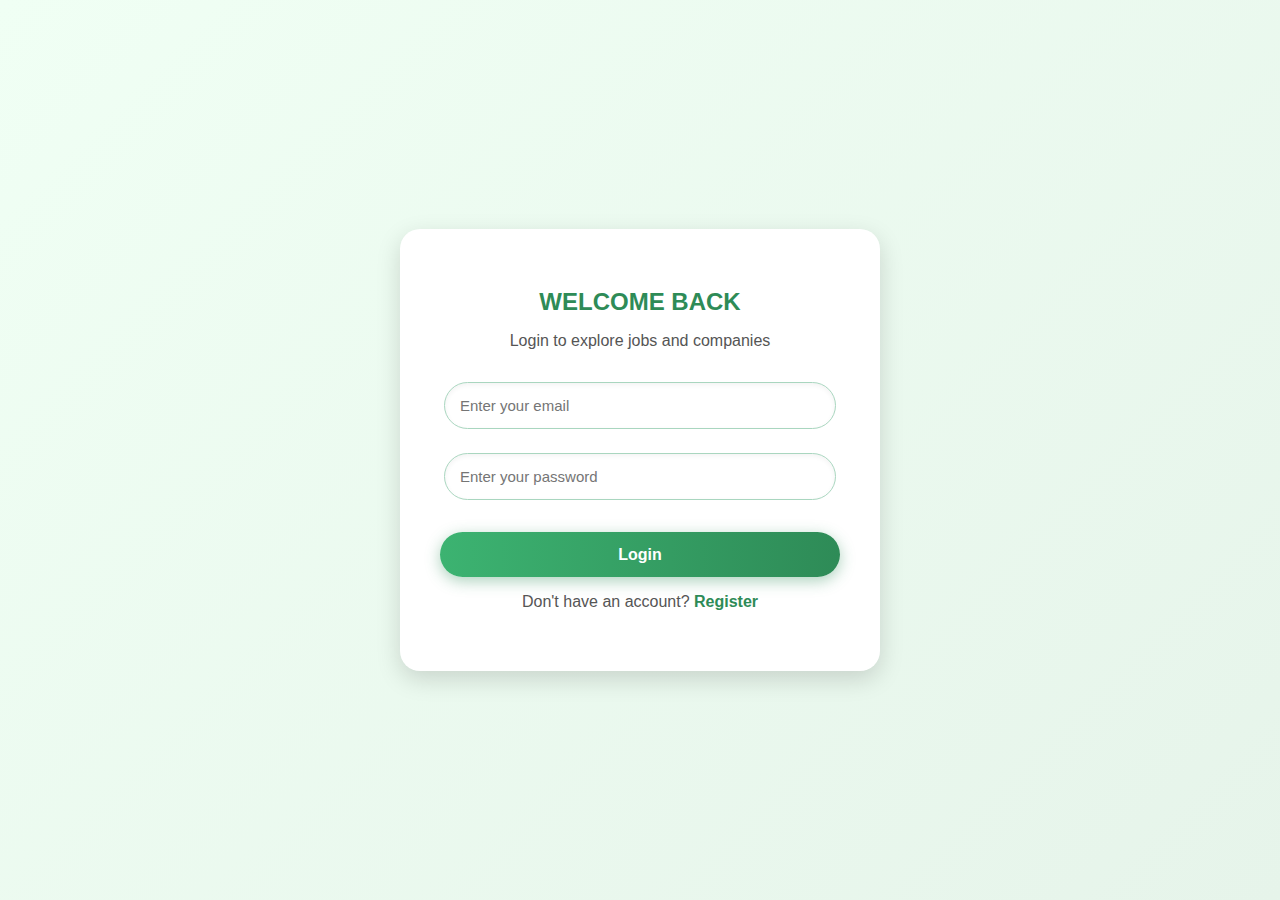
<file: index.html>
<!DOCTYPE html>
<html lang="en">
<head>
  <meta charset="UTF-8">
  <meta name="viewport" content="width=device-width, initial-scale=1.0">
  <title>Login</title>
  <link rel="stylesheet" href="login.css">
</head>
<body>
  <div class="login-container">
    <h2>WELCOME BACK</h2>
    <p>Login to explore jobs and companies</p>

    <form id="loginForm">
      <input type="email" id="email" placeholder="Enter your email" required>
      <input type="password" id="password" placeholder="Enter your password" required>
      <button type="submit">Login</button>
      <p>Don't have an account? <a href="register.html">Register</a></p>
    </form>
  </div>

  <script>
    document.getElementById("loginForm").addEventListener("submit", function(event) {
      event.preventDefault();

      let email = document.getElementById("email").value;
      let password = document.getElementById("password").value;

      let savedEmail = localStorage.getItem("userEmail");
      let savedPassword = localStorage.getItem("userPassword");

      if (email === savedEmail ) {
        alert("Login successful!");
        // Redirect after login success
        window.location.href = "home_page.html"; // change this to your homepage
      } else {
        alert("Invalid credentials. Please register first or try again.");
      }
    });
  </script>
</body>
</html>
</file>
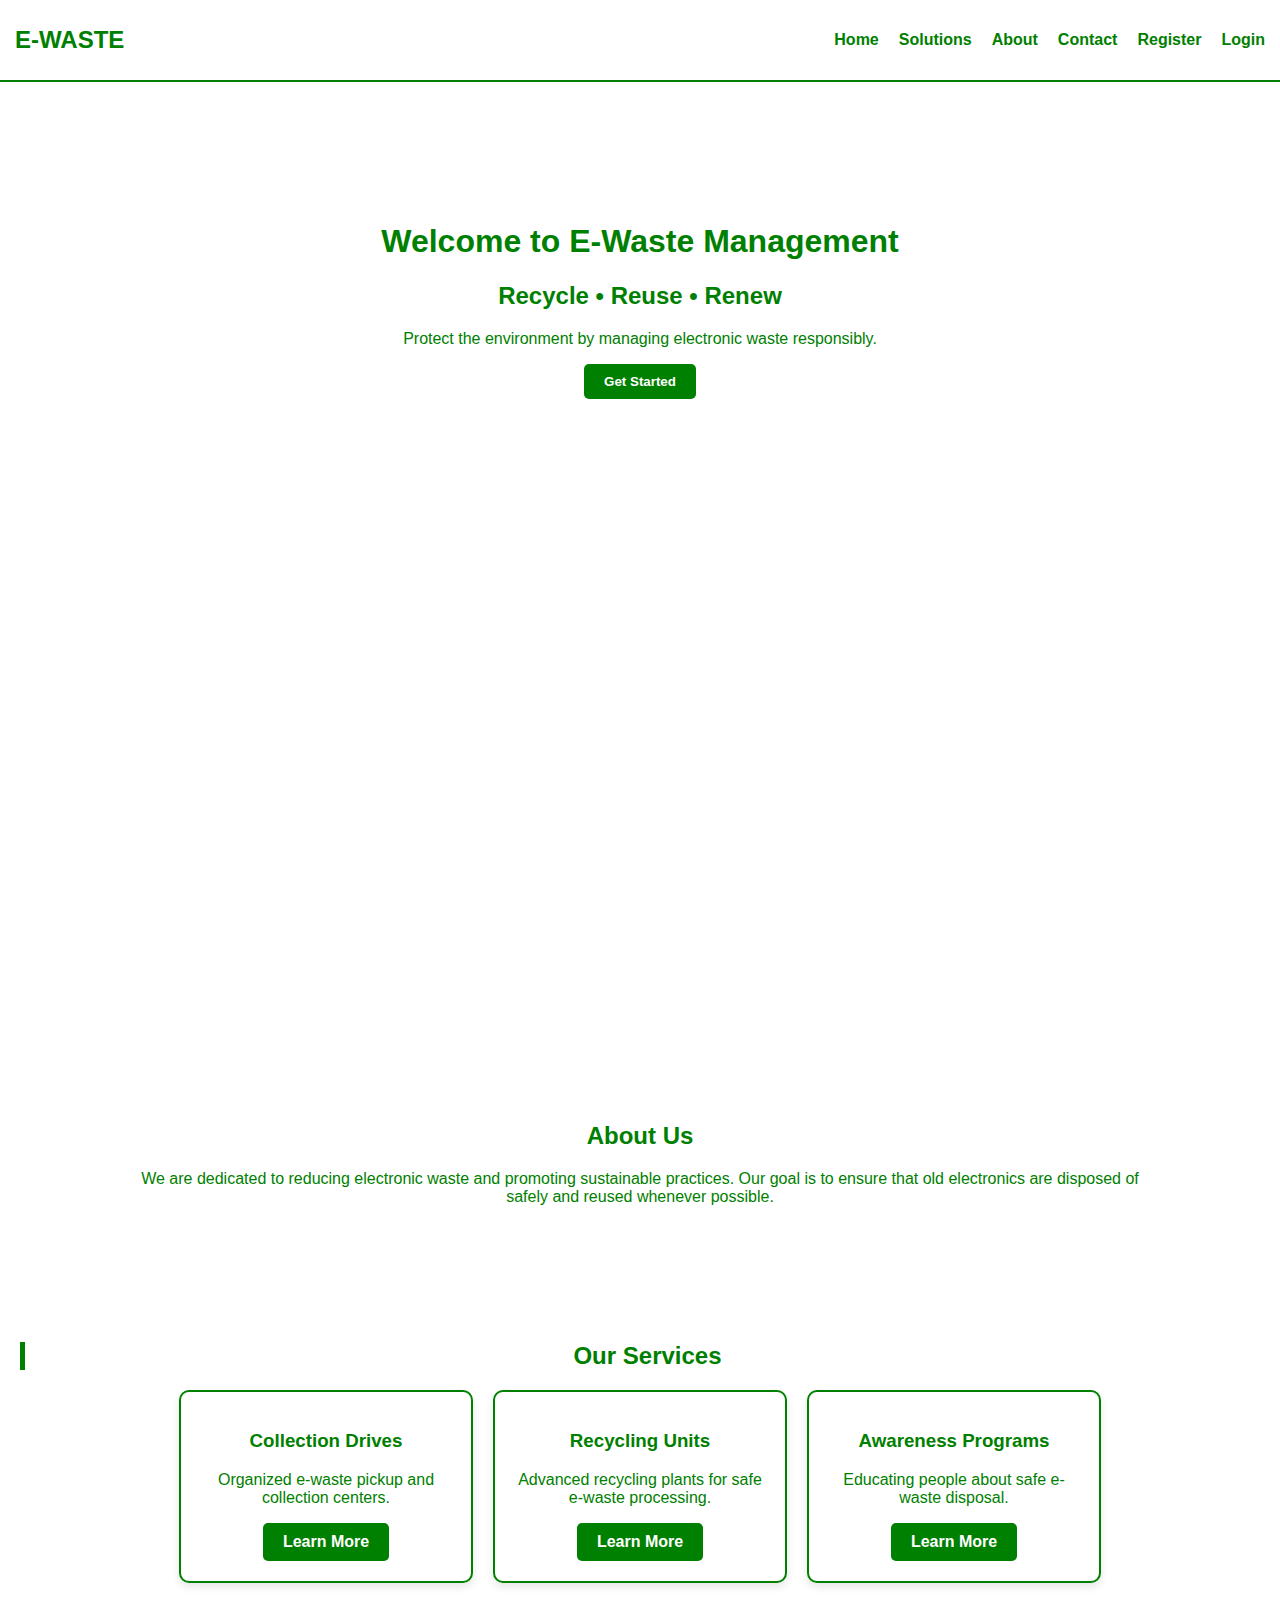
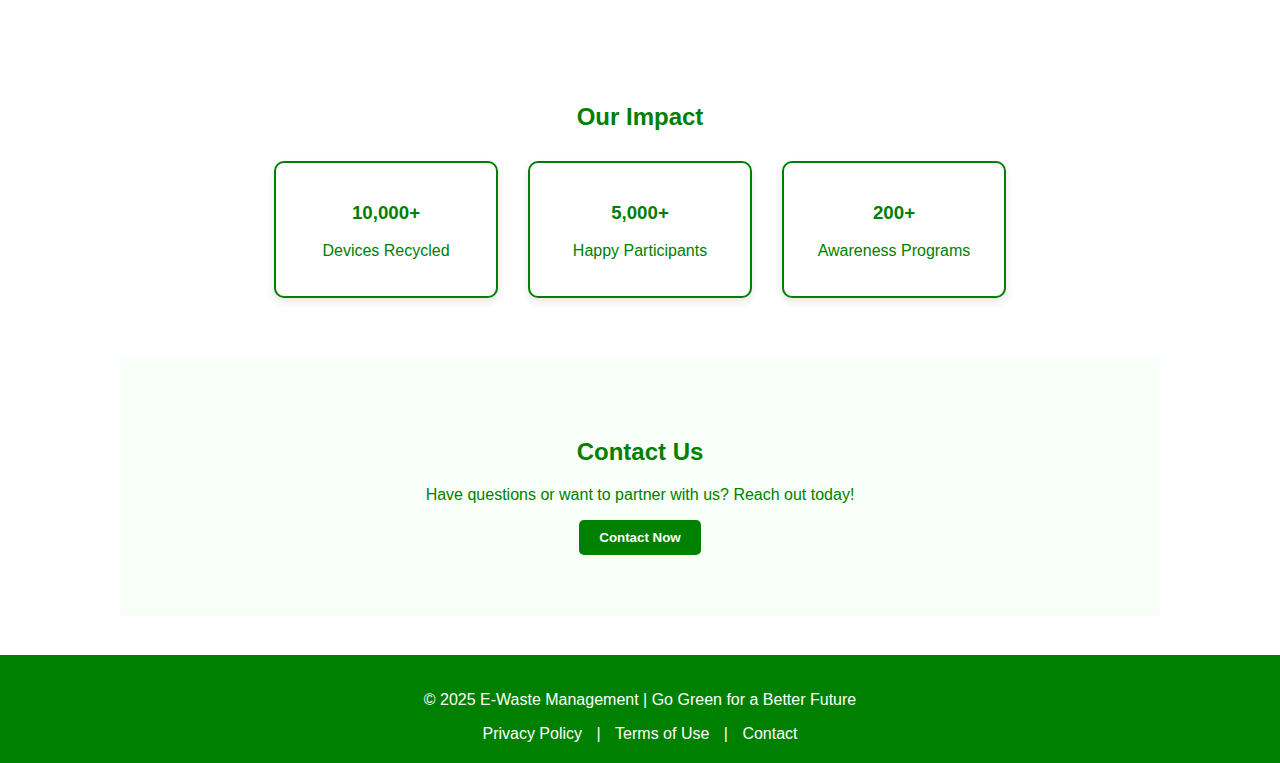
<file: home_page.html>
<!DOCTYPE html>
<html lang="en">
<head>
  <meta charset="UTF-8">
  <meta name="viewport" content="width=device-width, initial-scale=1.0">
  <title>E-Waste Management | Home</title>
  <style>
    body {
      margin: 0;
      font-family: 'Segoe UI', Tahoma, Geneva, Verdana, sans-serif;
      background: white;
      color: green;
      text-align: center;
    }


    .hero-wrapper {
      background: 
        url('https://images.unsplash.com/photo-1600585154340-be6161a56a0c') no-repeat center center/cover,
        url('https://images.unsplash.com/photo-1503264116251-35a269479413') no-repeat center center/cover;
      background-blend-mode: lighten;
      background-color: rgba(255, 255, 255, 0.3);
      color: green;
      padding: 120px 20px;
      min-height: 80vh;
    }

    nav {
      background-color: white;
      padding: 15px;
      display: flex;
      justify-content: space-between;
      align-items: center;
      border-bottom: 2px solid green;
    }

    nav .logo {
      font-size: 24px;
      font-weight: bold;
      color: green;
    }

    nav ul {
      list-style: none;
      display: flex;
      gap: 20px;
    }

    nav ul li a {
      text-decoration: none;
      color: green;
      font-weight: bold;
      transition: color 0.3s;
    }

    nav ul li a:hover {
      color: darkgreen;
    }

    button, .card a {
      background-color: green;
      color: white;
      padding: 10px 20px;
      border: none;
      border-radius: 5px;
      text-decoration: none;
      font-weight: bold;
      transition: all 0.3s ease;
      cursor: pointer;
      display: inline-block;
    }

    button:hover, .card a:hover {
      background-color: white;
      color: green;
      box-shadow: 0 0 12px green;
      transform: scale(1.05);
    }

    .section {
      padding: 60px 20px;
      max-width: 1000px;
      margin: auto;
      text-align: center;
    }

    .project-cards {
      padding: 40px 20px;
    }

    .card-container {
      display: flex;
      justify-content: center;
      gap: 20px;
      flex-wrap: wrap;
    }

    .card {
      background: white;
      border: 2px solid green;
      padding: 20px;
      border-radius: 10px;
      width: 250px;
      text-align: center;
      box-shadow: 0px 4px 8px rgba(0,0,0,0.1);
      transition: transform 0.3s;
    }

    .card:hover {
      transform: translateY(-5px);
      box-shadow: 0px 6px 12px rgba(0,0,0,0.2);
    }

    .stats {
      display: flex;
      justify-content: center;
      gap: 30px;
      flex-wrap: wrap;
      margin-top: 30px;
    }

    .stat {
      background: white;
      border: 2px solid green;
      padding: 20px;
      border-radius: 10px;
      width: 180px;
      box-shadow: 0px 4px 8px rgba(0,0,0,0.1);
    }

    footer {
      background: green;
      color: white;
      padding: 20px;
      margin-top: 40px;
    }
    footer a {
      color: white;
      text-decoration: none;
      margin: 0 10px;
    }
  </style>
</head>
<body>
  <nav>
    <div class="logo">E-WASTE</div>
    <ul>
      <li><a href="index.html">Home</a></li>
      <li><a href="solutions.html">Solutions</a></li>
      <li><a href="about.html">About</a></li>
      <li><a href="contact.html">Contact</a></li>
      <li><a href="register.html">Register</a></li>
      <li><a href="login.html">Login</a></li>
    </ul>
  </nav>

  <!-- Hero -->
  <section class="hero-wrapper">
    <h1>Welcome to E-Waste Management</h1>
    <h2>Recycle • Reuse • Renew</h2>
    <p>Protect the environment by managing electronic waste responsibly.</p>
    <button>Get Started</button>
  </section>

  <!-- About -->
  <section class="section">
    <h2>About Us</h2>
    <p>We are dedicated to reducing electronic waste and promoting sustainable practices. Our goal is to ensure that old electronics are disposed of safely and reused whenever possible.</p>
  </section>

  <!-- Services -->
  <section class="project-cards">
    <h2 style="border-left: 5px solid green; padding-left: 10px;">Our Services</h2>
    <div class="card-container">
      <div class="card">
        <h3>Collection Drives</h3>
        <p>Organized e-waste pickup and collection centers.</p>
        <a href="#">Learn More</a>
      </div>
      <div class="card">
        <h3>Recycling Units</h3>
        <p>Advanced recycling plants for safe e-waste processing.</p>
        <a href="#">Learn More</a>
      </div>
      <div class="card">
        <h3>Awareness Programs</h3>
        <p>Educating people about safe e-waste disposal.</p>
        <a href="#">Learn More</a>
      </div>
    </div>
  </section>

  <!-- Impact Stats -->
  <section class="section">
    <h2>Our Impact</h2>
    <div class="stats">
      <div class="stat">
        <h3>10,000+</h3>
        <p>Devices Recycled</p>
      </div>
      <div class="stat">
        <h3>5,000+</h3>
        <p>Happy Participants</p>
      </div>
      <div class="stat">
        <h3>200+</h3>
        <p>Awareness Programs</p>
      </div>
    </div>
  </section>

  <!-- Contact -->
  <section class="section" style="background:#f8fff8;">
    <h2>Contact Us</h2>
    <p>Have questions or want to partner with us? Reach out today!</p>
    <button>Contact Now</button>
  </section>

  <!-- Footer -->
  <footer>
    <p>&copy; 2025 E-Waste Management | Go Green for a Better Future</p>
    <div>
      <a href="#">Privacy Policy</a> |
      <a href="#">Terms of Use</a> |
      <a href="#">Contact</a>
    </div>
  </footer>
</body>
</html>
</file>
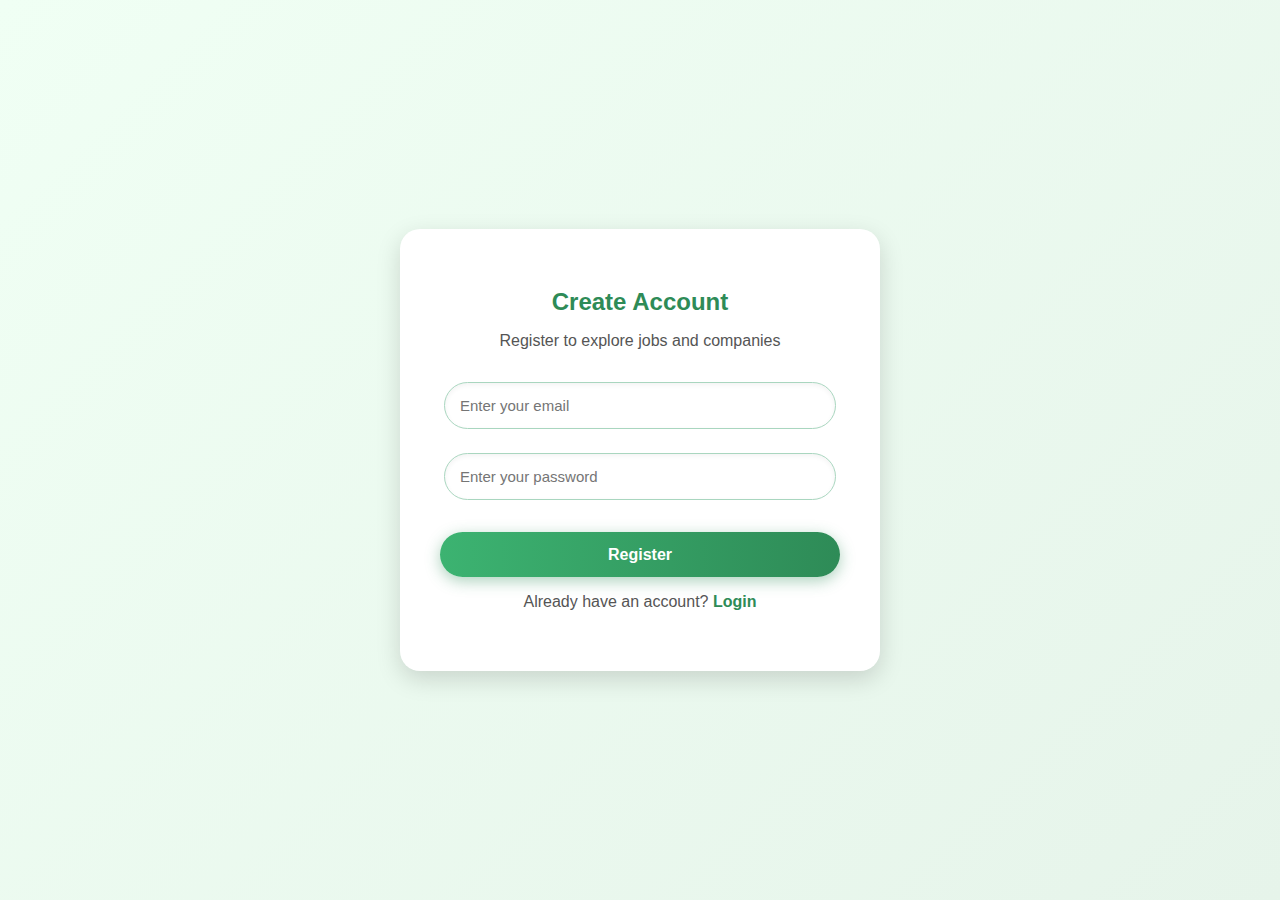
<file: register.html>
<!DOCTYPE html>
<html lang="en">
<head>
  <meta charset="UTF-8">
  <meta name="viewport" content="width=device-width, initial-scale=1.0">
  <title>Register</title>
  <link rel="stylesheet" href="login.css">
</head>
<body>
  <div class="login-container">
    <h2>Create Account</h2>
    <p>Register to explore jobs and companies</p>

    <form id="registerForm">
      <input type="email" id="regEmail" placeholder="Enter your email" required>
      <input type="password" id="regPassword" placeholder="Enter your password" required>
      <button type="submit">Register</button>
      <p>Already have an account? <a href="index.html">Login</a></p>
    </form>
  </div>

  <script>
    document.getElementById("registerForm").addEventListener("submit", function(event) {
      event.preventDefault();

      let email = document.getElementById("regEmail").value;
      let password = document.getElementById("regPassword").value;

      // Save account to localStorage
      localStorage.setItem("userEmail", email);
      localStorage.setItem("userPassword", password);

      alert("Account created successfully! Please login.");
      window.location.href = "index.html"; // redirect to login page
    });
  </script>
</body>
</html>
</file>
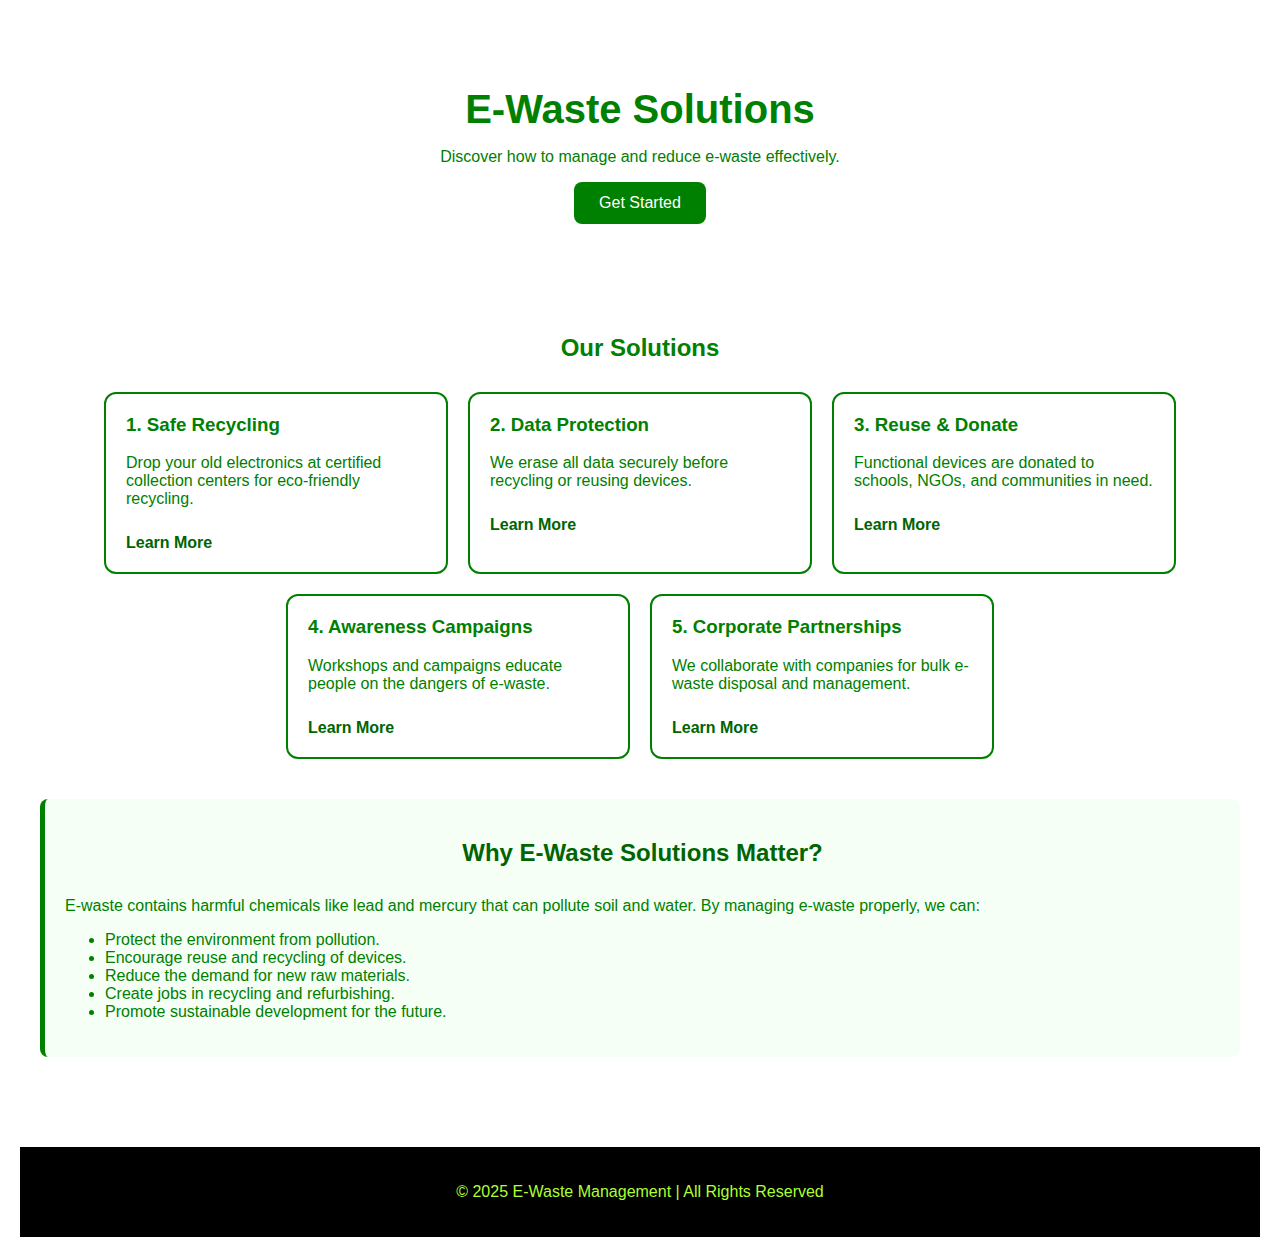
<file: solutions.html>
<!DOCTYPE html>
<html lang="en">
<head>
  <meta charset="UTF-8">
  <meta name="viewport" content="width=device-width, initial-scale=1.0">
  <title>E-Waste Solutions</title>

  
  <style>
    
    body {
      margin: 0;
      font-family: Arial, sans-serif;
      background: url('https://images.unsplash.com/photo-1503264116251-35a269479413') no-repeat center center / cover;
      color: green;
    }
    .overlay {
      background: rgba(255, 255, 255, 0.9);
      min-height: 100vh;
      padding: 20px;
    }

    nav {
      display: flex;
      justify-content: space-between;
      align-items: center;
      padding: 15px 40px;
      background: #000;
    }
    nav .logo {
      font-size: 1.5rem;
      font-weight: bold;
      color: #fff;
    }
    nav ul {
      list-style: none;
      display: flex;
      gap: 20px;
      margin: 0;
      padding: 0;
    }
    nav ul li a {
      text-decoration: none;
      color: greenyellow;
      font-weight: bold;
      transition: 0.3s;
    }
    nav ul li a:hover {
      color: white;
    }

    /* Hero Section */
    .hero {
      text-align: center;
      padding: 40px;
    }
    .hero h1 {
      font-size: 2.5rem;
      margin-bottom: 10px;
    }
    .btn {
      background: green;
      color: white;
      border: none;
      padding: 12px 25px;
      border-radius: 8px;
      cursor: pointer;
      font-size: 1rem;
      transition: 0.3s;
    }
    .btn:hover {
      background: white;
      color: green;
      box-shadow: 0 0 15px green;
    }

    /* Solutions Section */
    .solutions {
      padding: 50px 20px;
    }
    .solutions h2 {
      text-align: center;
      margin-bottom: 30px;
    }
    .cards {
      display: flex;
      flex-wrap: wrap;
      justify-content: center;
      gap: 20px;
    }
    .card {
      background: white;
      border: 2px solid green;
      border-radius: 12px;
      padding: 20px;
      width: 300px;
      transition: 0.3s;
    }
    .card:hover {
      transform: translateY(-5px);
      box-shadow: 0 0 15px green;
    }
    .card h3 {
      margin-top: 0;
    }
    .card a {
      display: inline-block;
      margin-top: 10px;
      color: darkgreen;
      font-weight: bold;
      text-decoration: none;
    }
    .card a:hover {
      text-decoration: underline;
    }

    /* Extra Information Section */
    .extra-info {
      margin-top: 40px;
      padding: 20px;
      background: #f5fff5;
      border-left: 5px solid green;
      border-radius: 8px;
    }
    .extra-info h2 {
      text-align: center;
      color: darkgreen;
    }

    /* Footer */
    footer {
      background: black;
      color: greenyellow;
      text-align: center;
      padding: 20px;
      margin-top: 40px;
    }
  </style>
</head>
<body>
  <div class="overlay">
    

    <!-- Hero Section -->
    <section class="hero">
      <h1>E-Waste Solutions</h1>
      <p>Discover how to manage and reduce e-waste effectively.</p>
      <button class="btn">Get Started</button>
    </section>

    <!-- Solutions Section -->
    <section class="solutions">
      <h2>Our Solutions</h2>

      <div class="cards">
        <div class="card">
          <h3>1. Safe Recycling</h3>
          <p>Drop your old electronics at certified collection centers for eco-friendly recycling.</p>
          <a href="https://en.wikipedia.org/wiki/Electronic_waste" target="_blank">Learn More</a>
        </div>

        <div class="card">
          <h3>2. Data Protection</h3>
          <p>We erase all data securely before recycling or reusing devices.</p>
          <a href="https://en.wikipedia.org/wiki/Data_erasure" target="_blank">Learn More</a>
        </div>

        <div class="card">
          <h3>3. Reuse & Donate</h3>
          <p>Functional devices are donated to schools, NGOs, and communities in need.</p>
          <a href="https://en.wikipedia.org/wiki/Reuse" target="_blank">Learn More</a>
        </div>

        <div class="card">
          <h3>4. Awareness Campaigns</h3>
          <p>Workshops and campaigns educate people on the dangers of e-waste.</p>
          <a href="https://en.wikipedia.org/wiki/Environmental_education" target="_blank">Learn More</a>
        </div>

        <div class="card">
          <h3>5. Corporate Partnerships</h3>
          <p>We collaborate with companies for bulk e-waste disposal and management.</p>
          <a href="https://en.wikipedia.org/wiki/Corporate_social_responsibility" target="_blank">Learn More</a>
        </div>
      </div>

      <!-- Extra Info -->
      <div class="extra-info">
        <h2>Why E-Waste Solutions Matter?</h2>
        <p>E-waste contains harmful chemicals like lead and mercury that can pollute soil and water. By managing e-waste properly, we can:</p>
        <ul>
          <li>Protect the environment from pollution.</li>
          <li>Encourage reuse and recycling of devices.</li>
          <li>Reduce the demand for new raw materials.</li>
          <li>Create jobs in recycling and refurbishing.</li>
          <li>Promote sustainable development for the future.</li>
        </ul>
      </div>
    </section>

    <!-- Footer -->
    <footer>
      <p>© 2025 E-Waste Management | All Rights Reserved</p>
    </footer>

  </div>
</body>
</html>
</file>
<file: login.css>
body {
  background: linear-gradient(135deg, #F0FFF4, #E6F4EA);
  font-family: Arial, sans-serif;
  display: flex;
  justify-content: center;
  align-items: center; 
  height: 100vh; 
  margin: 0;
}

.login-container {
  background: #FFFFFF;
  padding: 40px;
  width: 400px;
  border-radius: 20px;
  box-shadow: 0 8px 25px rgba(0, 0, 0, 0.15);
  text-align: center;
  animation: fadeIn 1.5s ease-in-out;
}

.login-container h2 {
  color: #2E8B57;
  margin-bottom: 10px;
}

.login-container p {
  color: #555;
  margin-bottom: 20px;
}

input {
  height: 45px;
  width: 90%;
  border-radius: 25px;
  border: 1px solid #A9D6BF;
  padding: 0 15px;
  margin: 12px 0;
  outline: none;
  font-size: 15px;
  transition: all 0.3s ease;
  box-shadow: inset 0 2px 5px rgba(0, 0, 0, 0.05);
}

input:focus {
  border: 1px solid #3CB371;
  box-shadow: 0 0 10px rgba(60, 179, 113, 0.4);
}

button {
  background: linear-gradient(90deg, #3CB371, #2E8B57);
  color: white;
  font-weight: bold;
  border: none;
  border-radius: 25px;
  height: 45px;
  width: 100%;
  margin-top: 20px;
  cursor: pointer;
  transition: all 0.3s ease;
  box-shadow: 0 4px 15px rgba(46, 139, 87, 0.4);
  font-size: 16px;
}

button:hover {
  background: linear-gradient(90deg, #2E8B57, #256d4a);
  transform: scale(1.05);
}

a {
  color: #2E8B57;
  text-decoration: none;
  font-weight: bold;
}

a:hover {
  text-decoration: underline;
}

@keyframes fadeIn {
  from { opacity: 0; transform: translateY(-20px); }
  to { opacity: 1; transform: translateY(0); }
}
</file>
